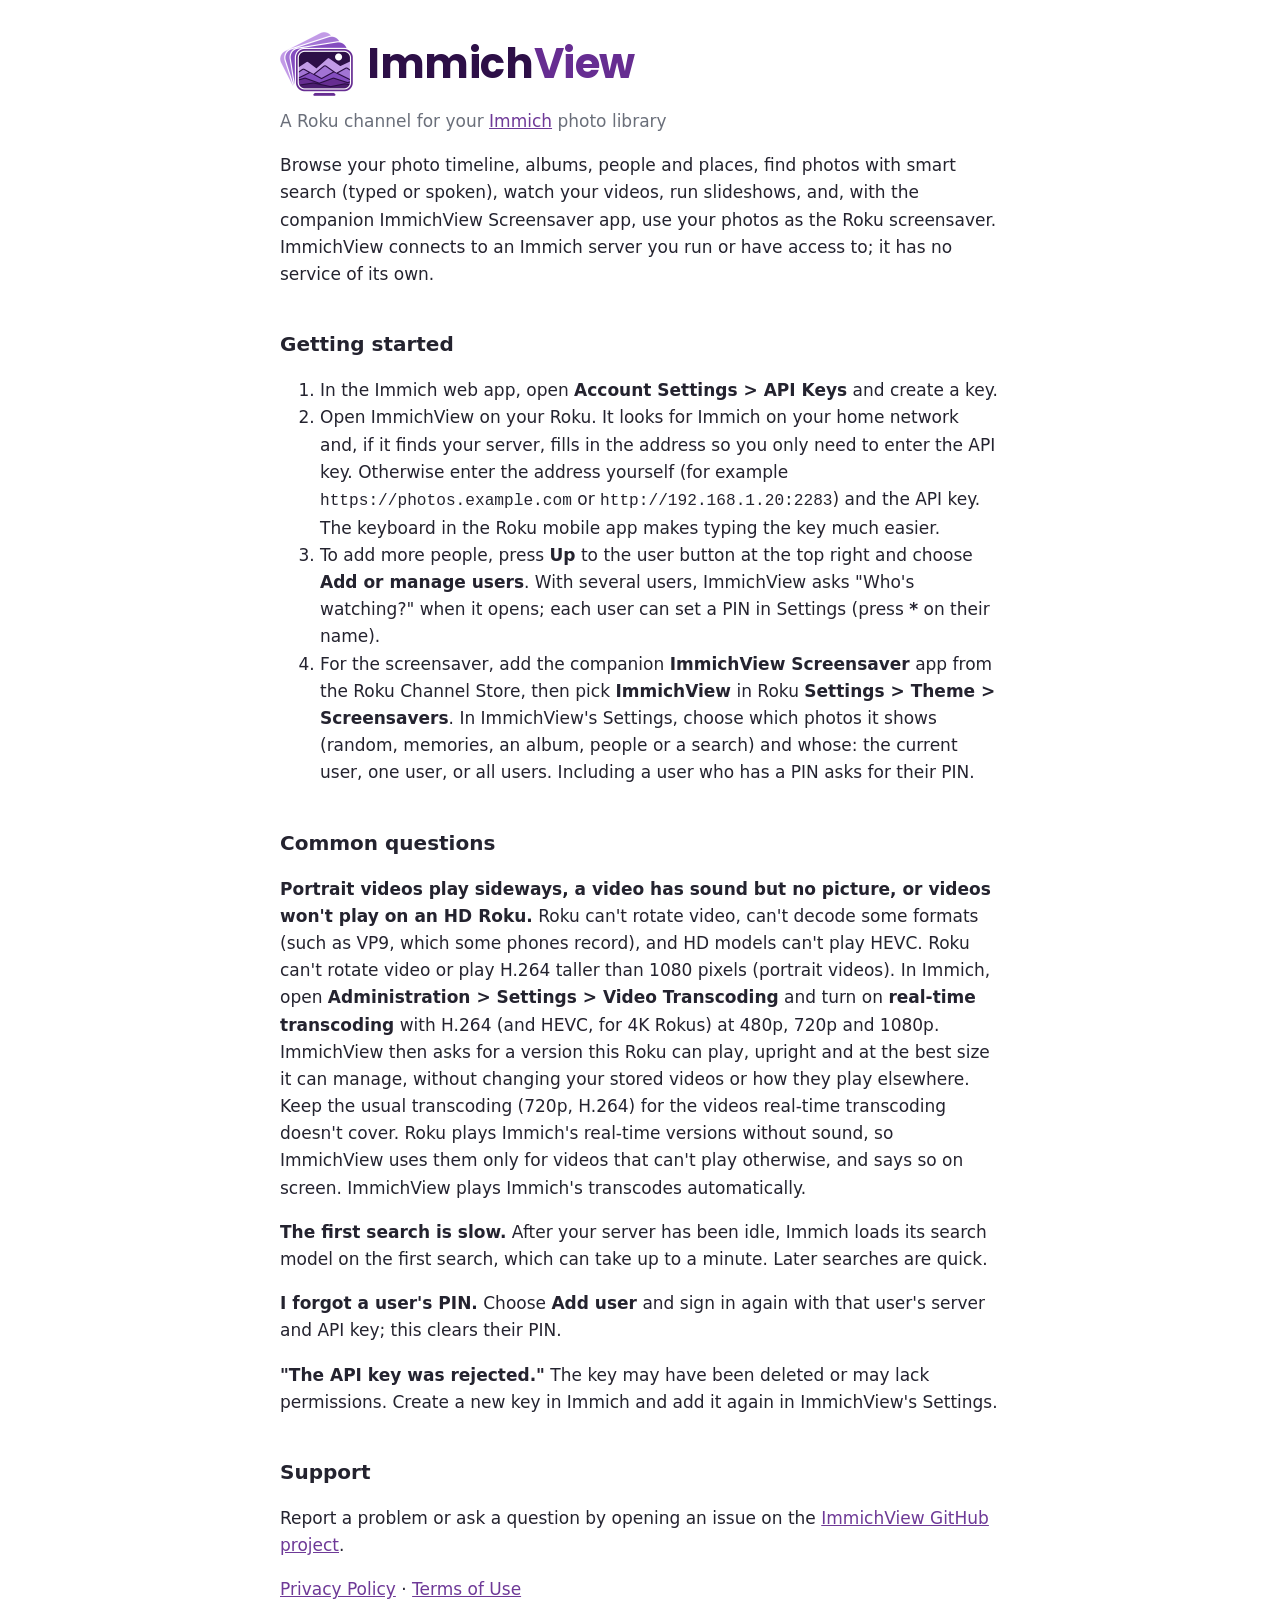
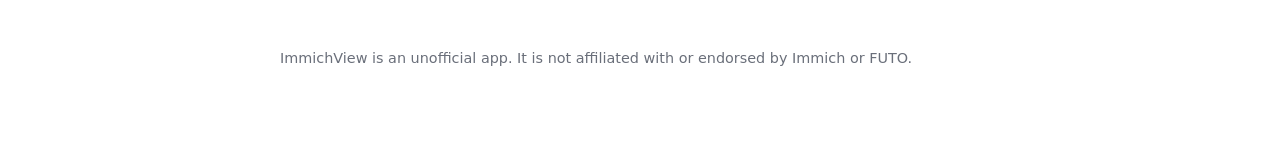
<file: index.html>
<!doctype html>
<html lang="en">
<head>
<meta charset="utf-8">
<meta name="viewport" content="width=device-width, initial-scale=1">
<title>ImmichView Support</title>
<link rel="preconnect" href="https://fonts.googleapis.com">
<link rel="preconnect" href="https://fonts.gstatic.com" crossorigin>
<link rel="stylesheet" href="https://fonts.googleapis.com/css2?family=Poppins:wght@700&display=swap">
<link rel="stylesheet" href="style.css">
</head>
<body>
<main>
<h1 class="brand"><img src="icon.png" alt="" width="73" height="64"><span><span class="brand-immich">Immich</span><span class="brand-view">View</span></span></h1>
<p class="meta">A Roku channel for your <a href="https://immich.app">Immich</a> photo library</p>

<p>Browse your photo timeline, albums, people and places, find photos with smart search (typed or spoken), watch
your videos, run slideshows, and, with the companion ImmichView Screensaver app, use your photos as the Roku screensaver. ImmichView connects to an Immich
server you run or have access to; it has no service of its own.</p>

<h2>Getting started</h2>
<ol>
<li>In the Immich web app, open <strong>Account Settings &gt; API Keys</strong> and create a key.</li>
<li>Open ImmichView on your Roku. It looks for Immich on your home network and, if it finds your server, fills in
the address so you only need to enter the API key. Otherwise enter the address yourself (for example
<code>https://photos.example.com</code> or <code>http://192.168.1.20:2283</code>) and the API key.
The keyboard in the Roku mobile app makes typing the key much easier.</li>
<li>To add more people, press <strong>Up</strong> to the user button at the top right and choose
<strong>Add or manage users</strong>. With several users, ImmichView asks "Who's watching?" when it opens; each
user can set a PIN in Settings (press <strong>*</strong> on their name).</li>
<li>For the screensaver, add the companion <strong>ImmichView Screensaver</strong> app from the Roku Channel Store, then pick
<strong>ImmichView</strong> in Roku <strong>Settings &gt; Theme &gt; Screensavers</strong>. In ImmichView's Settings, choose
which photos it shows (random, memories, an album, people or a search) and whose: the current user, one user, or all users.
Including a user who has a PIN asks for their PIN.</li>
</ol>

<h2>Common questions</h2>
<p><strong>Portrait videos play sideways, a video has sound but no picture, or videos won't play on an HD Roku.</strong>
Roku can't rotate video, can't decode some formats (such as VP9, which some phones record), and HD models can't play HEVC. Roku can't rotate video or play H.264 taller than 1080 pixels (portrait videos). In Immich, open
<strong>Administration &gt; Settings &gt; Video Transcoding</strong> and turn on <strong>real-time transcoding</strong> with H.264 (and HEVC,
for 4K Rokus) at 480p, 720p and 1080p. ImmichView then asks for a version this Roku can play, upright and at the
best size it can manage, without changing your stored videos or how they play elsewhere. Keep the usual transcoding
(720p, H.264) for the videos real-time transcoding doesn't cover. Roku plays Immich's real-time versions without sound, so
ImmichView uses them only for videos that can't play otherwise, and says so on screen. ImmichView plays Immich's transcodes automatically.</p>
<p><strong>The first search is slow.</strong> After your server has been idle, Immich loads its search model on
the first search, which can take up to a minute. Later searches are quick.</p>
<p><strong>I forgot a user's PIN.</strong> Choose <strong>Add user</strong> and sign in again with that user's
server and API key; this clears their PIN.</p>
<p><strong>"The API key was rejected."</strong> The key may have been deleted or may lack permissions. Create a
new key in Immich and add it again in ImmichView's Settings.</p>

<h2>Support</h2>
<p>Report a problem or ask a question by opening an issue on the
<a href="https://github.com/apinner/ImmichView/issues">ImmichView GitHub project</a>.</p>
<p><a href="privacy.html">Privacy Policy</a> · <a href="terms.html">Terms of Use</a></p>

<p class="disclaimer">ImmichView is an unofficial app. It is not affiliated with or endorsed by Immich or FUTO.</p>
</main>
</body>
</html>
</file>
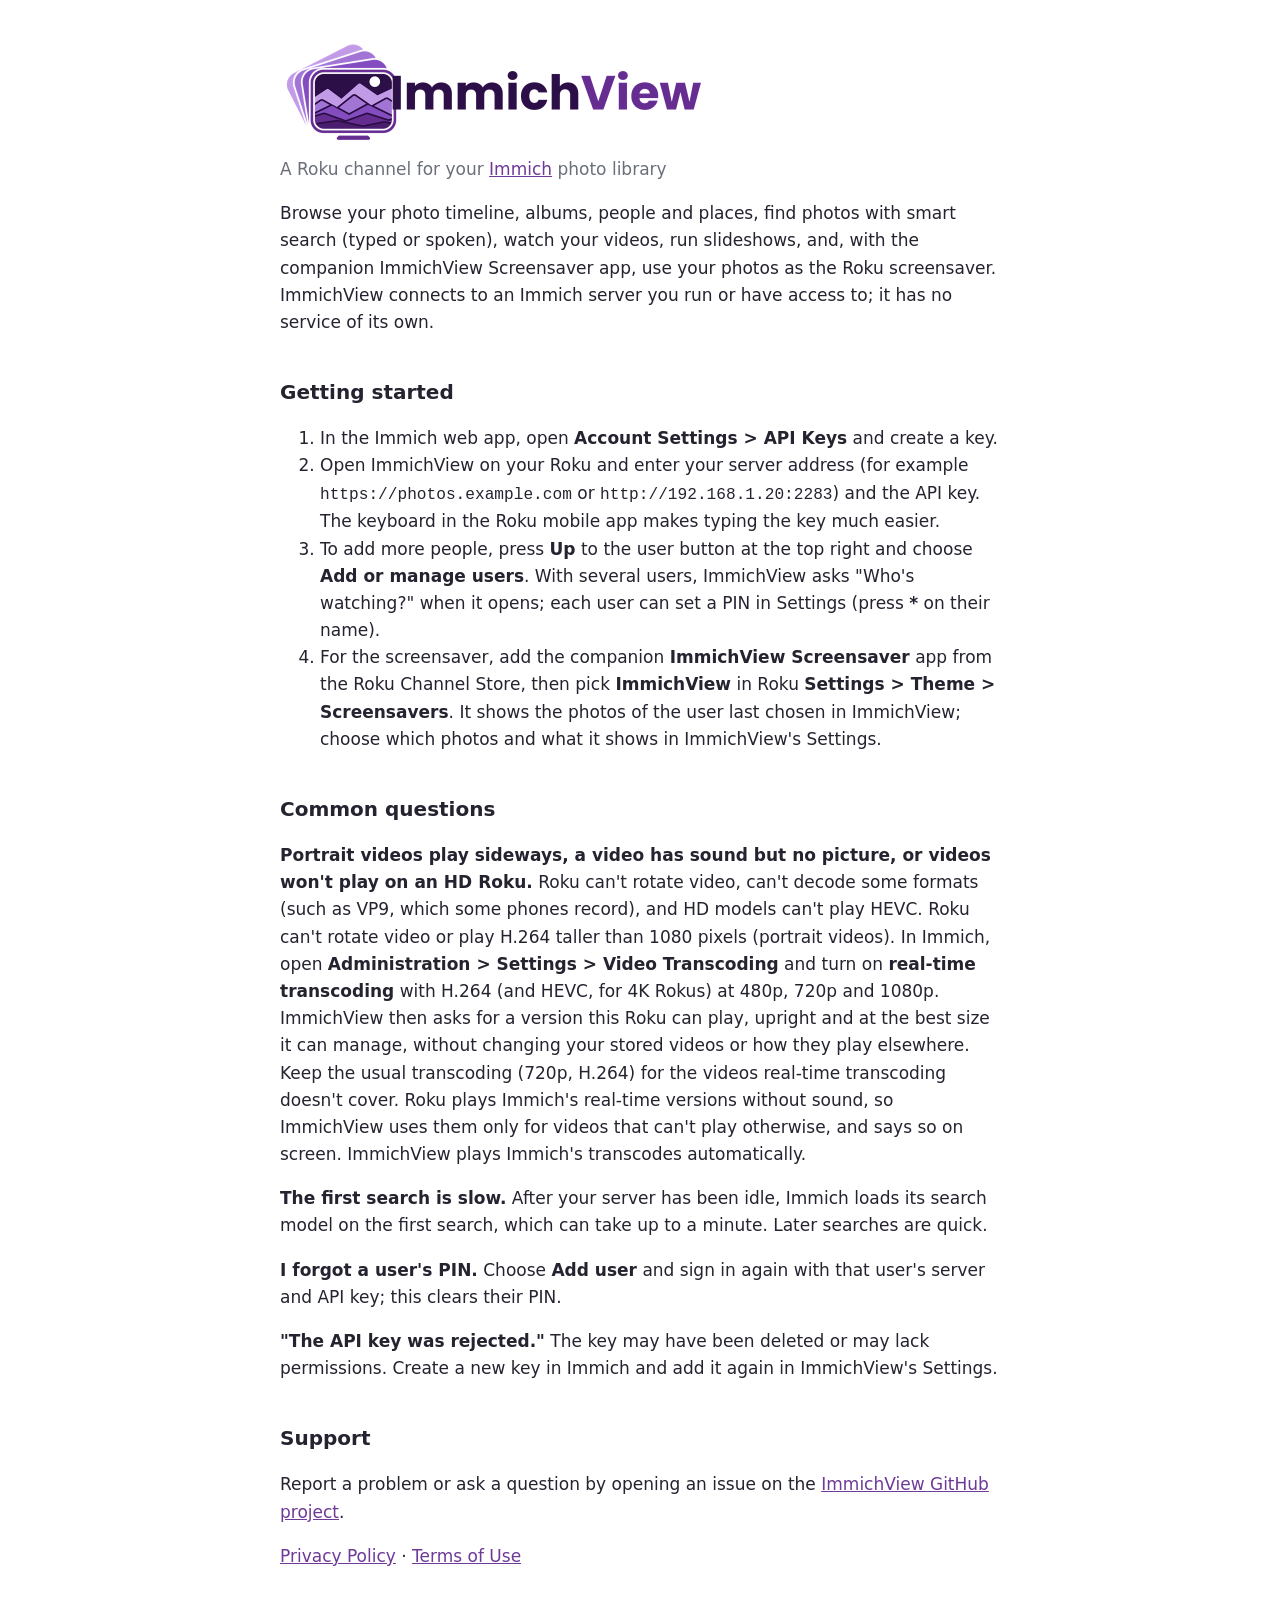
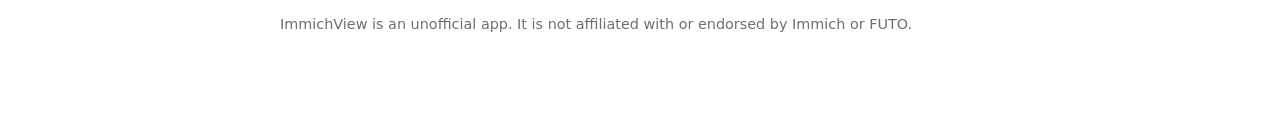
<file: docs/index.html>
<!doctype html>
<html lang="en">
<head>
<meta charset="utf-8">
<meta name="viewport" content="width=device-width, initial-scale=1">
<title>ImmichView Support</title>
<link rel="stylesheet" href="style.css">
</head>
<body>
<main>
<h1><picture><source srcset="logo-dark.png" media="(prefers-color-scheme: dark)"><img class="logo" src="logo-light.png" alt="ImmichView" width="440" height="120"></picture></h1>
<p class="meta">A Roku channel for your <a href="https://immich.app">Immich</a> photo library</p>

<p>Browse your photo timeline, albums, people and places, find photos with smart search (typed or spoken), watch
your videos, run slideshows, and, with the companion ImmichView Screensaver app, use your photos as the Roku screensaver. ImmichView connects to an Immich
server you run or have access to; it has no service of its own.</p>

<h2>Getting started</h2>
<ol>
<li>In the Immich web app, open <strong>Account Settings &gt; API Keys</strong> and create a key.</li>
<li>Open ImmichView on your Roku and enter your server address (for example
<code>https://photos.example.com</code> or <code>http://192.168.1.20:2283</code>) and the API key.
The keyboard in the Roku mobile app makes typing the key much easier.</li>
<li>To add more people, press <strong>Up</strong> to the user button at the top right and choose
<strong>Add or manage users</strong>. With several users, ImmichView asks "Who's watching?" when it opens; each
user can set a PIN in Settings (press <strong>*</strong> on their name).</li>
<li>For the screensaver, add the companion <strong>ImmichView Screensaver</strong> app from the Roku Channel Store, then pick
<strong>ImmichView</strong> in Roku <strong>Settings &gt; Theme &gt; Screensavers</strong>. It shows the photos of the user last
chosen in ImmichView; choose which photos and what it shows in ImmichView's Settings.</li>
</ol>

<h2>Common questions</h2>
<p><strong>Portrait videos play sideways, a video has sound but no picture, or videos won't play on an HD Roku.</strong>
Roku can't rotate video, can't decode some formats (such as VP9, which some phones record), and HD models can't play HEVC. Roku can't rotate video or play H.264 taller than 1080 pixels (portrait videos). In Immich, open
<strong>Administration &gt; Settings &gt; Video Transcoding</strong> and turn on <strong>real-time transcoding</strong> with H.264 (and HEVC,
for 4K Rokus) at 480p, 720p and 1080p. ImmichView then asks for a version this Roku can play, upright and at the
best size it can manage, without changing your stored videos or how they play elsewhere. Keep the usual transcoding
(720p, H.264) for the videos real-time transcoding doesn't cover. Roku plays Immich's real-time versions without sound, so
ImmichView uses them only for videos that can't play otherwise, and says so on screen. ImmichView plays Immich's transcodes automatically.</p>
<p><strong>The first search is slow.</strong> After your server has been idle, Immich loads its search model on
the first search, which can take up to a minute. Later searches are quick.</p>
<p><strong>I forgot a user's PIN.</strong> Choose <strong>Add user</strong> and sign in again with that user's
server and API key; this clears their PIN.</p>
<p><strong>"The API key was rejected."</strong> The key may have been deleted or may lack permissions. Create a
new key in Immich and add it again in ImmichView's Settings.</p>

<h2>Support</h2>
<p>Report a problem or ask a question by opening an issue on the
<a href="https://github.com/apinner/ImmichView/issues">ImmichView GitHub project</a>.</p>
<p><a href="privacy.html">Privacy Policy</a> · <a href="terms.html">Terms of Use</a></p>

<p class="disclaimer">ImmichView is an unofficial app. It is not affiliated with or endorsed by Immich or FUTO.</p>
</main>
</body>
</html>
</file>
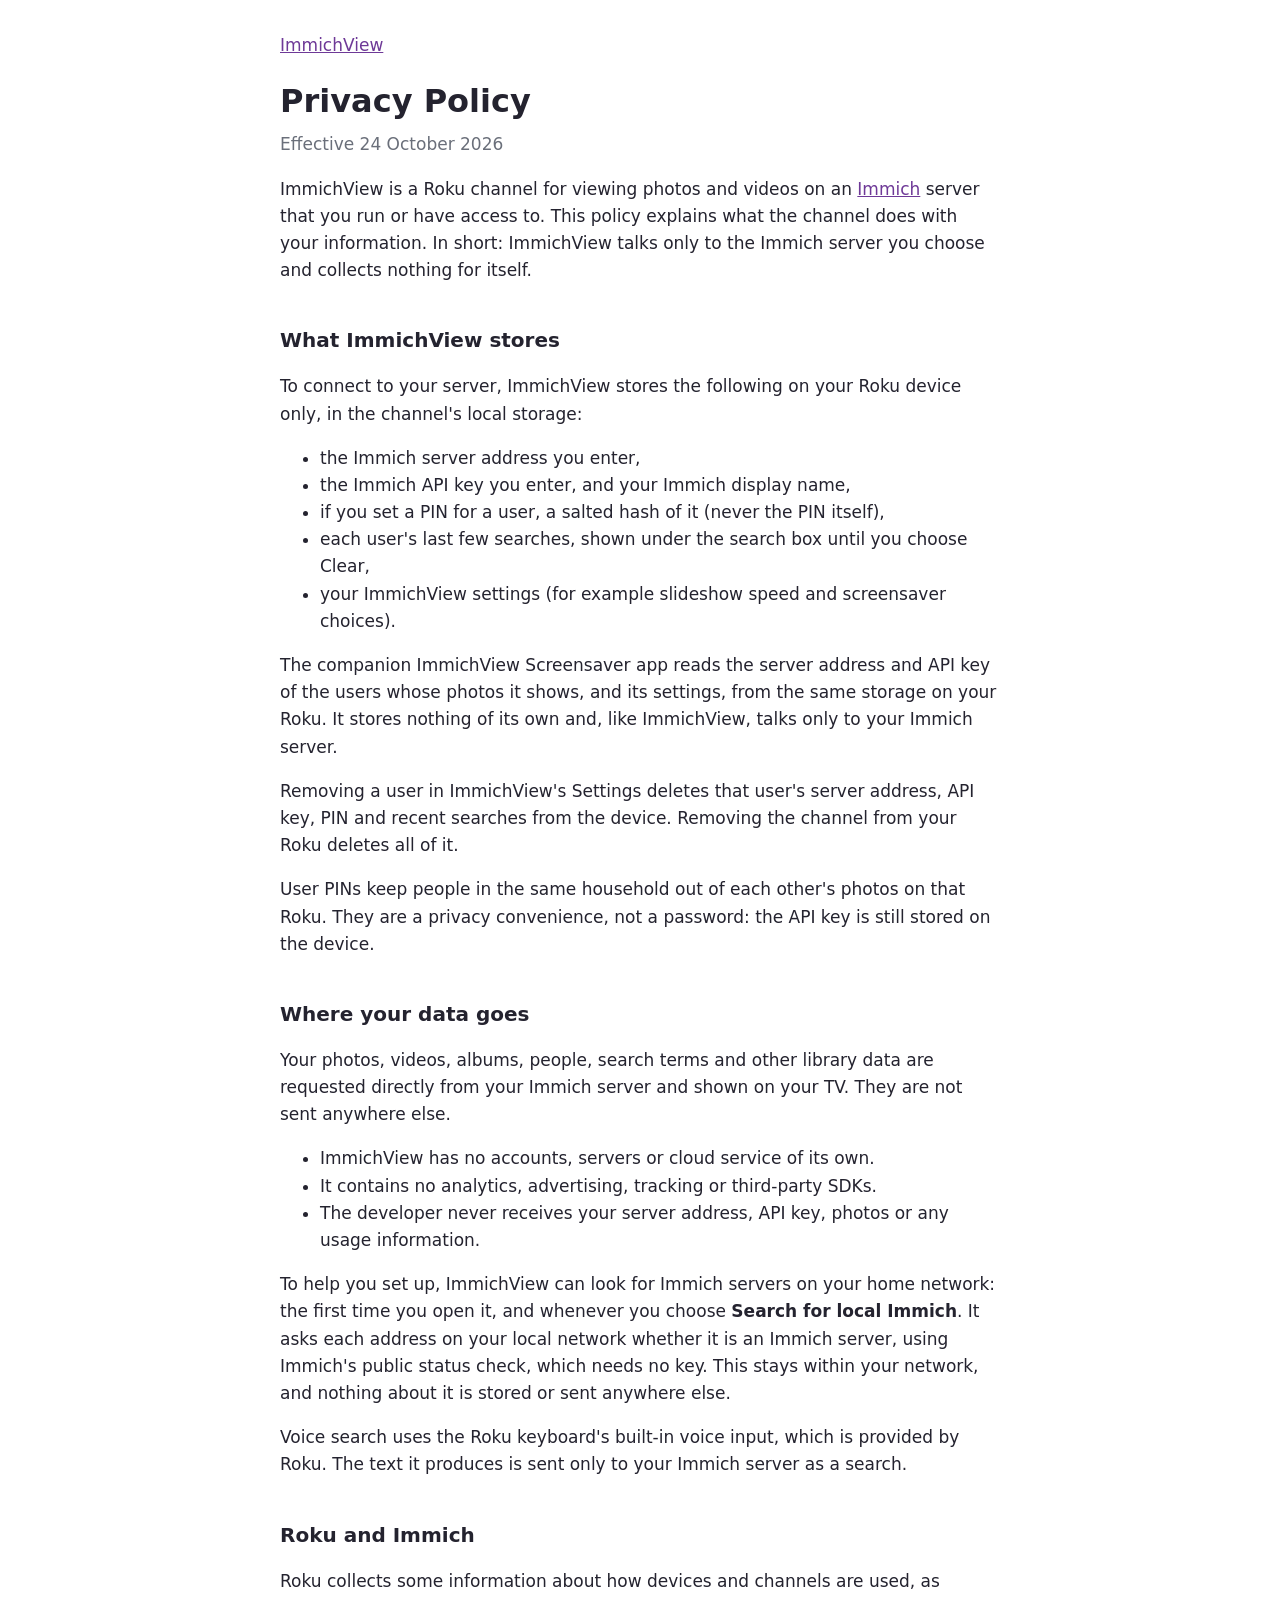
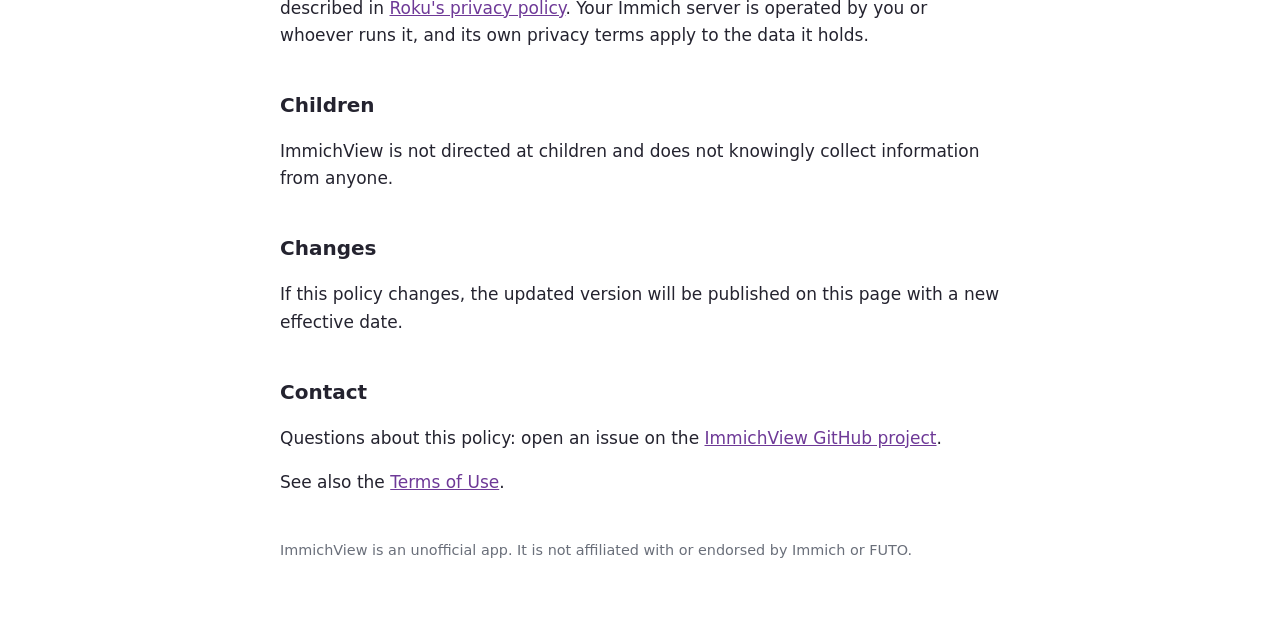
<file: privacy.html>
<!doctype html>
<html lang="en">
<head>
<meta charset="utf-8">
<meta name="viewport" content="width=device-width, initial-scale=1">
<title>ImmichView Privacy Policy</title>
<link rel="stylesheet" href="style.css">
</head>
<body>
<main>
<p class="back"><a href="index.html">ImmichView</a></p>
<h1>Privacy Policy</h1>
<p class="meta">Effective 24 October 2026</p>

<p>ImmichView is a Roku channel for viewing photos and videos on an <a href="https://immich.app">Immich</a>
server that you run or have access to. This policy explains what the channel does with your information.
In short: ImmichView talks only to the Immich server you choose and collects nothing for itself.</p>

<h2>What ImmichView stores</h2>
<p>To connect to your server, ImmichView stores the following on your Roku device only, in the channel's
local storage:</p>
<ul>
<li>the Immich server address you enter,</li>
<li>the Immich API key you enter, and your Immich display name,</li>
<li>if you set a PIN for a user, a salted hash of it (never the PIN itself),</li>
<li>each user's last few searches, shown under the search box until you choose Clear,</li>
<li>your ImmichView settings (for example slideshow speed and screensaver choices).</li>
</ul>
<p>The companion ImmichView Screensaver app reads the server address and API key of the users whose photos it shows, and
its settings, from the same storage on your Roku. It stores nothing of its own and, like ImmichView, talks only to your
Immich server.</p>
<p>Removing a user in ImmichView's Settings deletes that user's server address, API key, PIN and recent searches from the device.
Removing the channel from your Roku deletes all of it.</p>
<p>User PINs keep people in the same household out of each other's photos on that Roku. They are a privacy
convenience, not a password: the API key is still stored on the device.</p>

<h2>Where your data goes</h2>
<p>Your photos, videos, albums, people, search terms and other library data are requested directly from your
Immich server and shown on your TV. They are not sent anywhere else.</p>
<ul>
<li>ImmichView has no accounts, servers or cloud service of its own.</li>
<li>It contains no analytics, advertising, tracking or third-party SDKs.</li>
<li>The developer never receives your server address, API key, photos or any usage information.</li>
</ul>
<p>To help you set up, ImmichView can look for Immich servers on your home network: the first time you open it, and
whenever you choose <strong>Search for local Immich</strong>. It asks each address on your local network whether it
is an Immich server, using Immich's public status check, which needs no key. This stays within your network, and
nothing about it is stored or sent anywhere else.</p>
<p>Voice search uses the Roku keyboard's built-in voice input, which is provided by Roku. The text it produces
is sent only to your Immich server as a search.</p>

<h2>Roku and Immich</h2>
<p>Roku collects some information about how devices and channels are used, as described in
<a href="https://www.roku.com/legal/privacy">Roku's privacy policy</a>. Your Immich server is operated by you or
whoever runs it, and its own privacy terms apply to the data it holds.</p>

<h2>Children</h2>
<p>ImmichView is not directed at children and does not knowingly collect information from anyone.</p>

<h2>Changes</h2>
<p>If this policy changes, the updated version will be published on this page with a new effective date.</p>

<h2>Contact</h2>
<p>Questions about this policy: open an issue on the
<a href="https://github.com/apinner/ImmichView/issues">ImmichView GitHub project</a>.</p>
<p>See also the <a href="terms.html">Terms of Use</a>.</p>

<p class="disclaimer">ImmichView is an unofficial app. It is not affiliated with or endorsed by Immich or FUTO.</p>
</main>
</body>
</html>
</file>
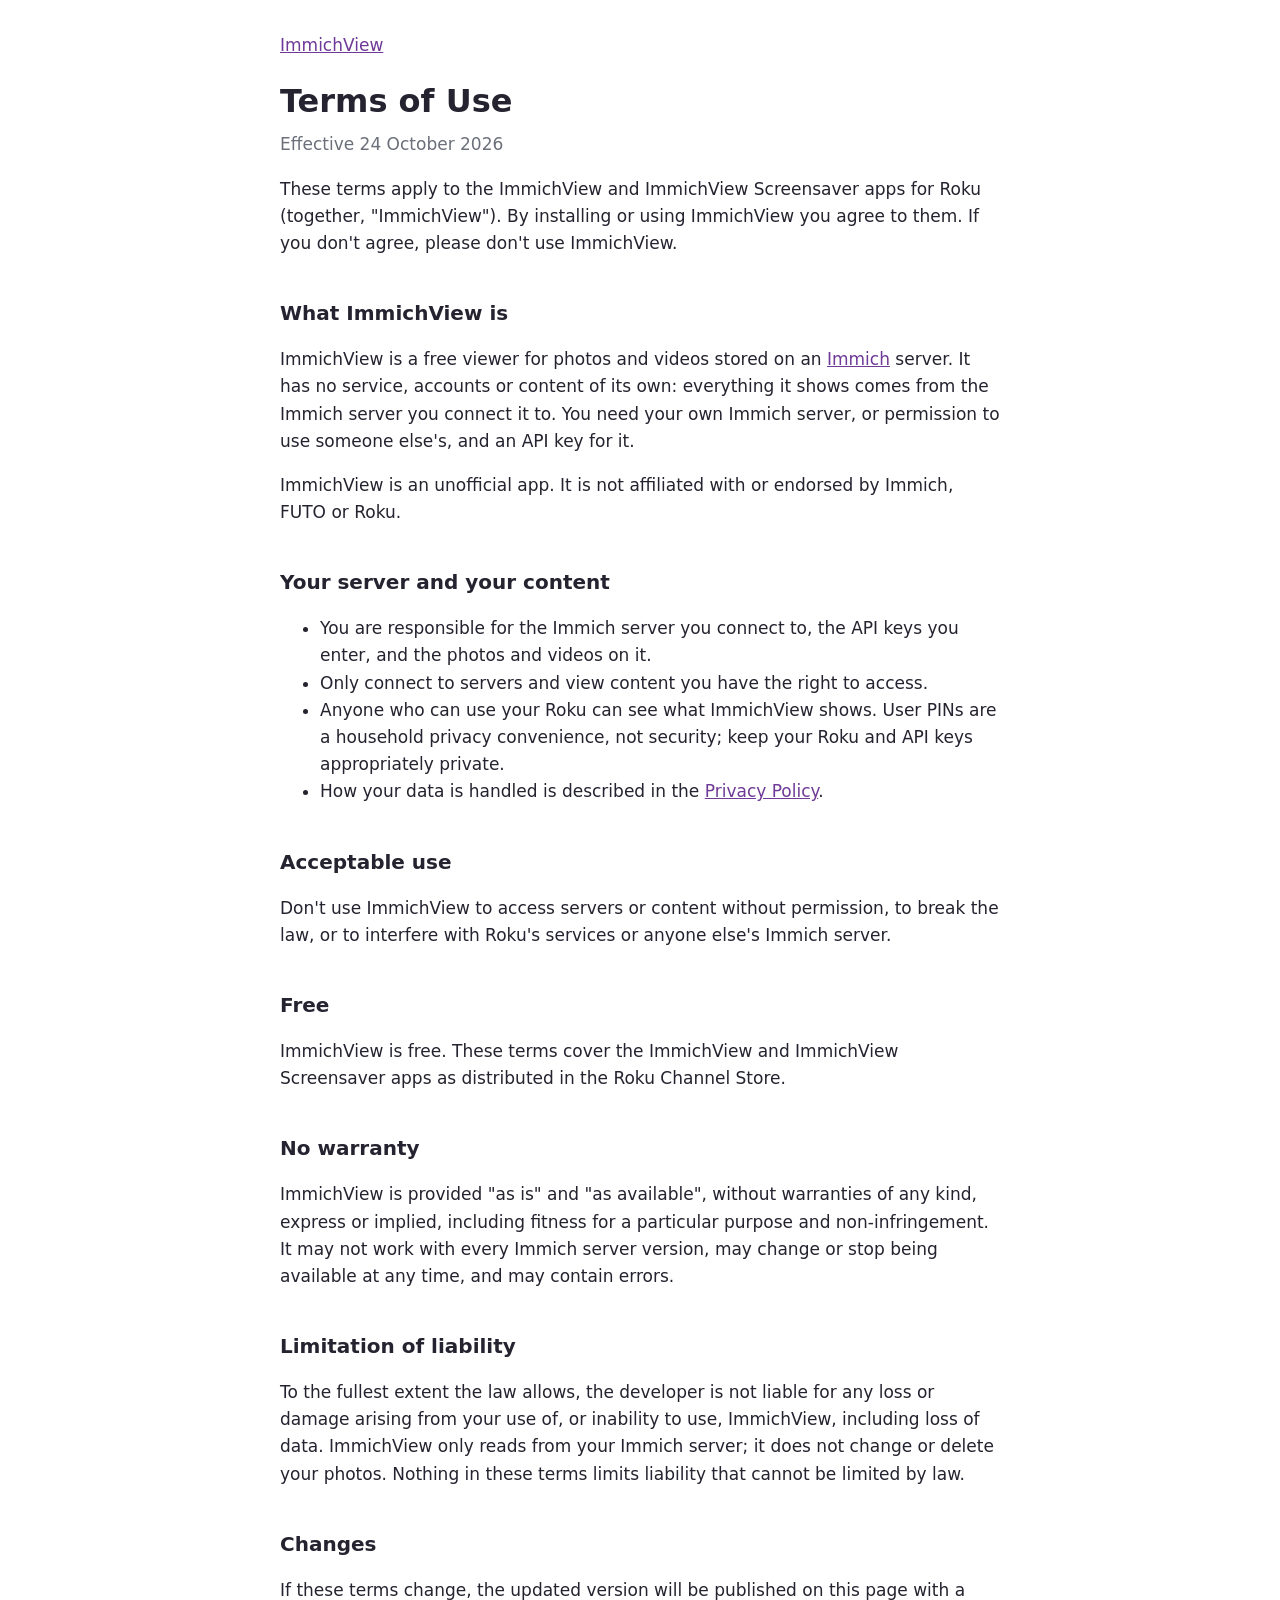
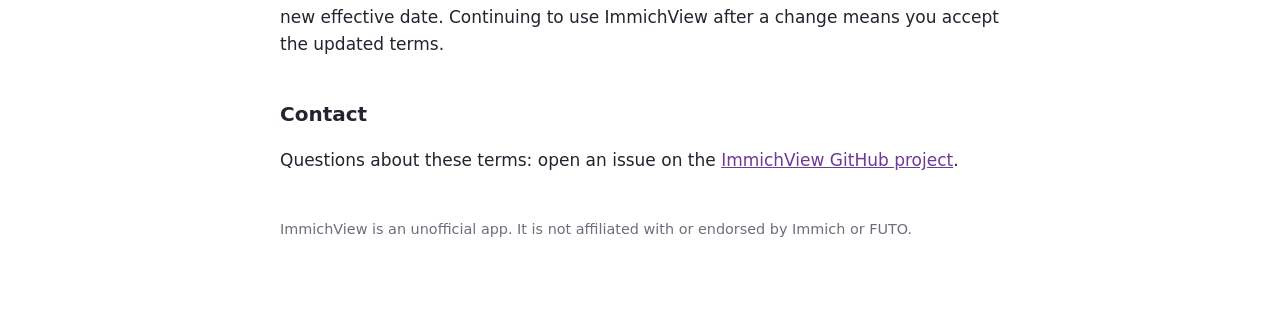
<file: terms.html>
<!doctype html>
<html lang="en">
<head>
<meta charset="utf-8">
<meta name="viewport" content="width=device-width, initial-scale=1">
<title>ImmichView Terms of Use</title>
<link rel="stylesheet" href="style.css">
</head>
<body>
<main>
<p class="back"><a href="index.html">ImmichView</a></p>
<h1>Terms of Use</h1>
<p class="meta">Effective 24 October 2026</p>

<p>These terms apply to the ImmichView and ImmichView Screensaver apps for Roku (together, "ImmichView"). By installing
or using ImmichView you agree to them. If you don't agree, please don't use ImmichView.</p>

<h2>What ImmichView is</h2>
<p>ImmichView is a free viewer for photos and videos stored on an <a href="https://immich.app">Immich</a> server. It has no
service, accounts or content of its own: everything it shows comes from the Immich server you connect it to. You need your
own Immich server, or permission to use someone else's, and an API key for it.</p>
<p>ImmichView is an unofficial app. It is not affiliated with or endorsed by Immich, FUTO or Roku.</p>

<h2>Your server and your content</h2>
<ul>
<li>You are responsible for the Immich server you connect to, the API keys you enter, and the photos and videos on it.</li>
<li>Only connect to servers and view content you have the right to access.</li>
<li>Anyone who can use your Roku can see what ImmichView shows. User PINs are a household privacy convenience, not
security; keep your Roku and API keys appropriately private.</li>
<li>How your data is handled is described in the <a href="privacy.html">Privacy Policy</a>.</li>
</ul>

<h2>Acceptable use</h2>
<p>Don't use ImmichView to access servers or content without permission, to break the law, or to interfere with Roku's
services or anyone else's Immich server.</p>

<h2>Free</h2>
<p>ImmichView is free. These terms cover the ImmichView and ImmichView Screensaver apps as distributed in the Roku
Channel Store.</p>

<h2>No warranty</h2>
<p>ImmichView is provided "as is" and "as available", without warranties of any kind, express or implied, including
fitness for a particular purpose and non-infringement. It may not work with every Immich server version, may change or
stop being available at any time, and may contain errors.</p>

<h2>Limitation of liability</h2>
<p>To the fullest extent the law allows, the developer is not liable for any loss or damage arising from your use of, or
inability to use, ImmichView, including loss of data. ImmichView only reads from your Immich server; it does not change or
delete your photos. Nothing in these terms limits liability that cannot be limited by law.</p>

<h2>Changes</h2>
<p>If these terms change, the updated version will be published on this page with a new effective date. Continuing to use
ImmichView after a change means you accept the updated terms.</p>

<h2>Contact</h2>
<p>Questions about these terms: open an issue on the
<a href="https://github.com/apinner/ImmichView/issues">ImmichView GitHub project</a>.</p>

<p class="disclaimer">ImmichView is an unofficial app. It is not affiliated with or endorsed by Immich or FUTO.</p>
</main>
</body>
</html>
</file>
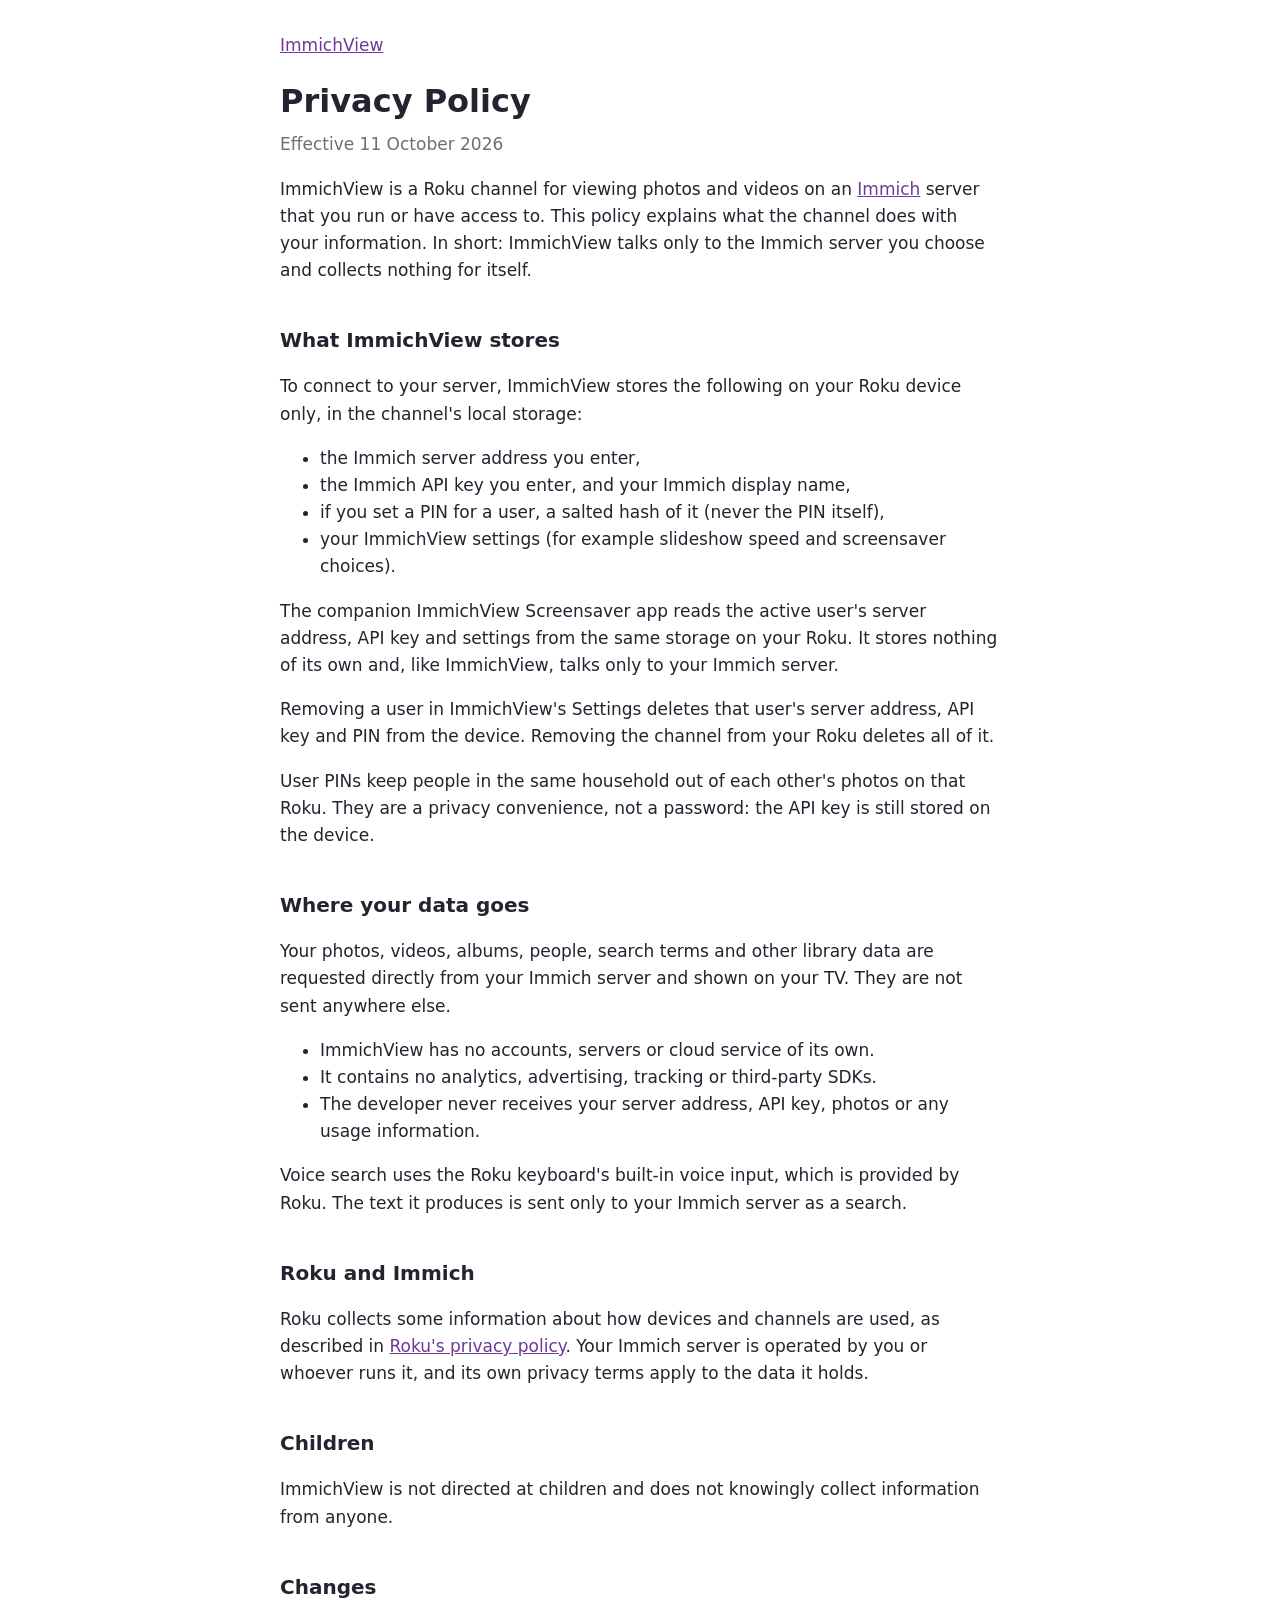
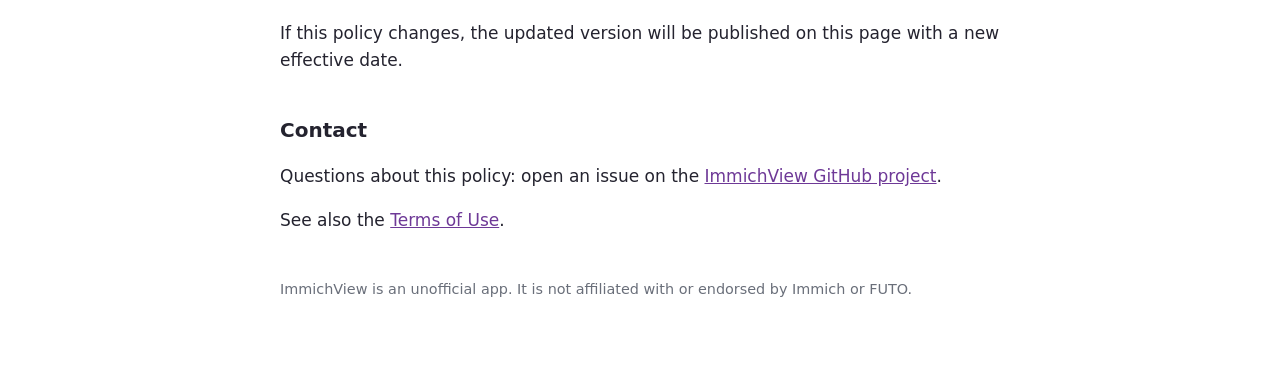
<file: docs/privacy.html>
<!doctype html>
<html lang="en">
<head>
<meta charset="utf-8">
<meta name="viewport" content="width=device-width, initial-scale=1">
<title>ImmichView Privacy Policy</title>
<link rel="stylesheet" href="style.css">
</head>
<body>
<main>
<p class="back"><a href="index.html">ImmichView</a></p>
<h1>Privacy Policy</h1>
<p class="meta">Effective 11 October 2026</p>

<p>ImmichView is a Roku channel for viewing photos and videos on an <a href="https://immich.app">Immich</a>
server that you run or have access to. This policy explains what the channel does with your information.
In short: ImmichView talks only to the Immich server you choose and collects nothing for itself.</p>

<h2>What ImmichView stores</h2>
<p>To connect to your server, ImmichView stores the following on your Roku device only, in the channel's
local storage:</p>
<ul>
<li>the Immich server address you enter,</li>
<li>the Immich API key you enter, and your Immich display name,</li>
<li>if you set a PIN for a user, a salted hash of it (never the PIN itself),</li>
<li>your ImmichView settings (for example slideshow speed and screensaver choices).</li>
</ul>
<p>The companion ImmichView Screensaver app reads the active user's server address, API key and settings from the same
storage on your Roku. It stores nothing of its own and, like ImmichView, talks only to your Immich server.</p>
<p>Removing a user in ImmichView's Settings deletes that user's server address, API key and PIN from the device.
Removing the channel from your Roku deletes all of it.</p>
<p>User PINs keep people in the same household out of each other's photos on that Roku. They are a privacy
convenience, not a password: the API key is still stored on the device.</p>

<h2>Where your data goes</h2>
<p>Your photos, videos, albums, people, search terms and other library data are requested directly from your
Immich server and shown on your TV. They are not sent anywhere else.</p>
<ul>
<li>ImmichView has no accounts, servers or cloud service of its own.</li>
<li>It contains no analytics, advertising, tracking or third-party SDKs.</li>
<li>The developer never receives your server address, API key, photos or any usage information.</li>
</ul>
<p>Voice search uses the Roku keyboard's built-in voice input, which is provided by Roku. The text it produces
is sent only to your Immich server as a search.</p>

<h2>Roku and Immich</h2>
<p>Roku collects some information about how devices and channels are used, as described in
<a href="https://www.roku.com/legal/privacy">Roku's privacy policy</a>. Your Immich server is operated by you or
whoever runs it, and its own privacy terms apply to the data it holds.</p>

<h2>Children</h2>
<p>ImmichView is not directed at children and does not knowingly collect information from anyone.</p>

<h2>Changes</h2>
<p>If this policy changes, the updated version will be published on this page with a new effective date.</p>

<h2>Contact</h2>
<p>Questions about this policy: open an issue on the
<a href="https://github.com/apinner/ImmichView/issues">ImmichView GitHub project</a>.</p>
<p>See also the <a href="terms.html">Terms of Use</a>.</p>

<p class="disclaimer">ImmichView is an unofficial app. It is not affiliated with or endorsed by Immich or FUTO.</p>
</main>
</body>
</html>
</file>
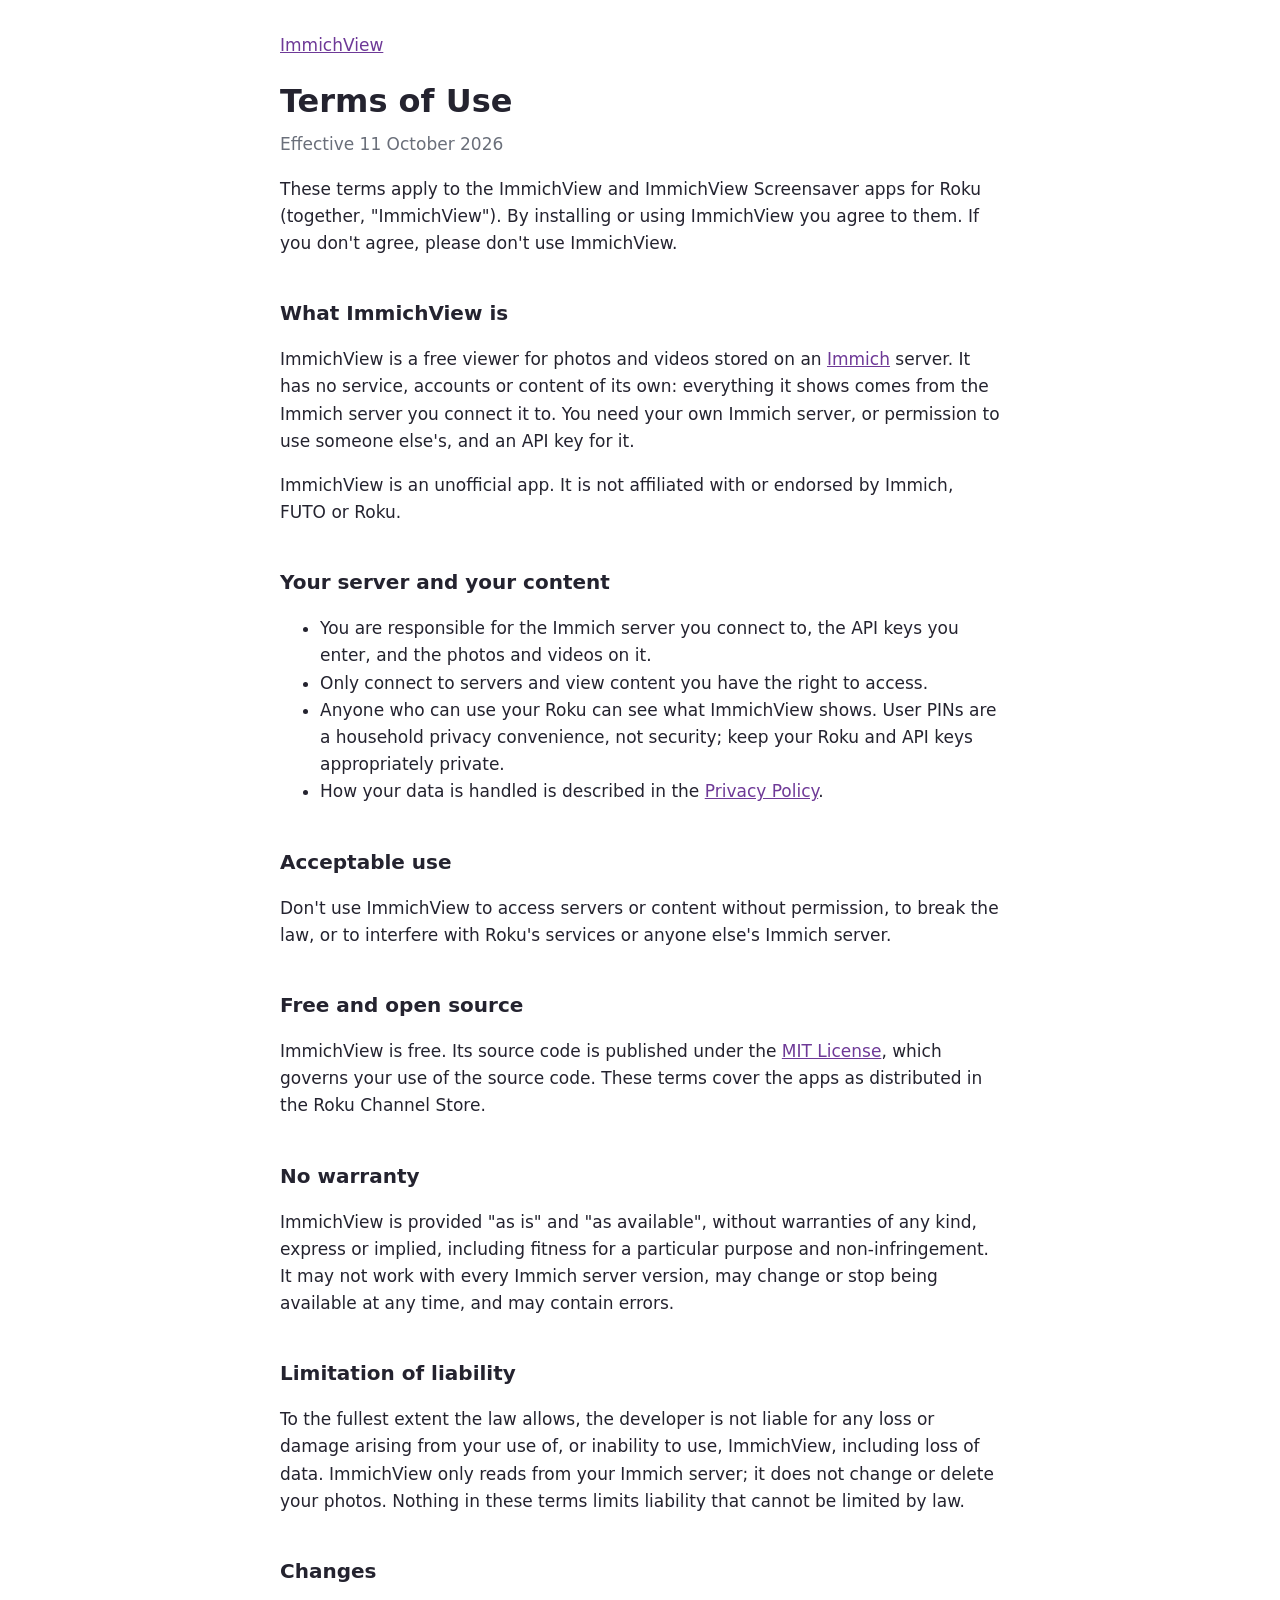
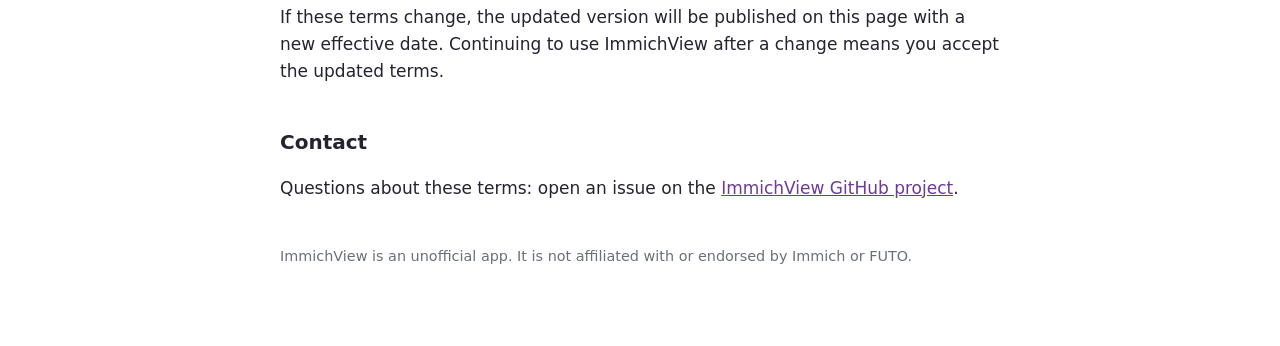
<file: docs/terms.html>
<!doctype html>
<html lang="en">
<head>
<meta charset="utf-8">
<meta name="viewport" content="width=device-width, initial-scale=1">
<title>ImmichView Terms of Use</title>
<link rel="stylesheet" href="style.css">
</head>
<body>
<main>
<p class="back"><a href="index.html">ImmichView</a></p>
<h1>Terms of Use</h1>
<p class="meta">Effective 11 October 2026</p>

<p>These terms apply to the ImmichView and ImmichView Screensaver apps for Roku (together, "ImmichView"). By installing
or using ImmichView you agree to them. If you don't agree, please don't use ImmichView.</p>

<h2>What ImmichView is</h2>
<p>ImmichView is a free viewer for photos and videos stored on an <a href="https://immich.app">Immich</a> server. It has no
service, accounts or content of its own: everything it shows comes from the Immich server you connect it to. You need your
own Immich server, or permission to use someone else's, and an API key for it.</p>
<p>ImmichView is an unofficial app. It is not affiliated with or endorsed by Immich, FUTO or Roku.</p>

<h2>Your server and your content</h2>
<ul>
<li>You are responsible for the Immich server you connect to, the API keys you enter, and the photos and videos on it.</li>
<li>Only connect to servers and view content you have the right to access.</li>
<li>Anyone who can use your Roku can see what ImmichView shows. User PINs are a household privacy convenience, not
security; keep your Roku and API keys appropriately private.</li>
<li>How your data is handled is described in the <a href="privacy.html">Privacy Policy</a>.</li>
</ul>

<h2>Acceptable use</h2>
<p>Don't use ImmichView to access servers or content without permission, to break the law, or to interfere with Roku's
services or anyone else's Immich server.</p>

<h2>Free and open source</h2>
<p>ImmichView is free. Its source code is published under the
<a href="https://github.com/apinner/ImmichView/blob/main/LICENSE">MIT License</a>, which governs your use of the source
code. These terms cover the apps as distributed in the Roku Channel Store.</p>

<h2>No warranty</h2>
<p>ImmichView is provided "as is" and "as available", without warranties of any kind, express or implied, including
fitness for a particular purpose and non-infringement. It may not work with every Immich server version, may change or
stop being available at any time, and may contain errors.</p>

<h2>Limitation of liability</h2>
<p>To the fullest extent the law allows, the developer is not liable for any loss or damage arising from your use of, or
inability to use, ImmichView, including loss of data. ImmichView only reads from your Immich server; it does not change or
delete your photos. Nothing in these terms limits liability that cannot be limited by law.</p>

<h2>Changes</h2>
<p>If these terms change, the updated version will be published on this page with a new effective date. Continuing to use
ImmichView after a change means you accept the updated terms.</p>

<h2>Contact</h2>
<p>Questions about these terms: open an issue on the
<a href="https://github.com/apinner/ImmichView/issues">ImmichView GitHub project</a>.</p>

<p class="disclaimer">ImmichView is an unofficial app. It is not affiliated with or endorsed by Immich or FUTO.</p>
</main>
</body>
</html>
</file>
<file: style.css>
:root {
  --bg: #ffffff;
  --text: #24232f;
  --muted: #6a6f7a;
  --accent: #6e3997;
  --brand-immich: #2d0f47;
  --brand-view: #662d91;
}
@media (prefers-color-scheme: dark) {
  :root {
    --bg: #24232f;
    --text: #e0e4e8;
    --muted: #a0a8b0;
    --accent: #c6a1e7;
    --brand-immich: #ffffff;
    --brand-view: #a274d4;
  }
}
body {
  margin: 0;
  background: var(--bg);
  color: var(--text);
  font: 17px/1.6 system-ui, -apple-system, "Segoe UI", Roboto, sans-serif;
}
main {
  max-width: 720px;
  margin: 0 auto;
  padding: 32px 16px 64px;
}
h1 { margin: 0 0 4px; font-size: 2rem; }
h2 { margin-top: 2em; font-size: 1.25rem; }
a { color: var(--accent); }
code { font-size: 0.95em; }
.meta, .back { color: var(--muted); margin-top: 0; }
.disclaimer { margin-top: 3em; color: var(--muted); font-size: 0.9rem; }
/* Logo: the icon with the wordmark as text (Poppins, like the brand lockup). */
.brand {
  display: flex;
  align-items: center;
  gap: 14px;
  font-family: "Poppins", system-ui, sans-serif;
  font-weight: 700;
  font-size: 2.6rem;
  line-height: 1;
  letter-spacing: -0.01em;
  margin-bottom: 12px;
}
.brand img { flex: none; }
.brand-immich { color: var(--brand-immich); }
.brand-view { color: var(--brand-view); }
</file>
<file: docs/style.css>
:root {
  --bg: #ffffff;
  --text: #24232f;
  --muted: #6a6f7a;
  --accent: #6e3997;
}
@media (prefers-color-scheme: dark) {
  :root {
    --bg: #24232f;
    --text: #e0e4e8;
    --muted: #a0a8b0;
    --accent: #c6a1e7;
  }
}
body {
  margin: 0;
  background: var(--bg);
  color: var(--text);
  font: 17px/1.6 system-ui, -apple-system, "Segoe UI", Roboto, sans-serif;
}
main {
  max-width: 720px;
  margin: 0 auto;
  padding: 32px 16px 64px;
}
h1 { margin: 0 0 4px; font-size: 2rem; }
h2 { margin-top: 2em; font-size: 1.25rem; }
a { color: var(--accent); }
code { font-size: 0.95em; }
.meta, .back { color: var(--muted); margin-top: 0; }
.disclaimer { margin-top: 3em; color: var(--muted); font-size: 0.9rem; }
.logo { display: block; max-width: 100%; height: auto; margin-left: -8px; }
</file>
